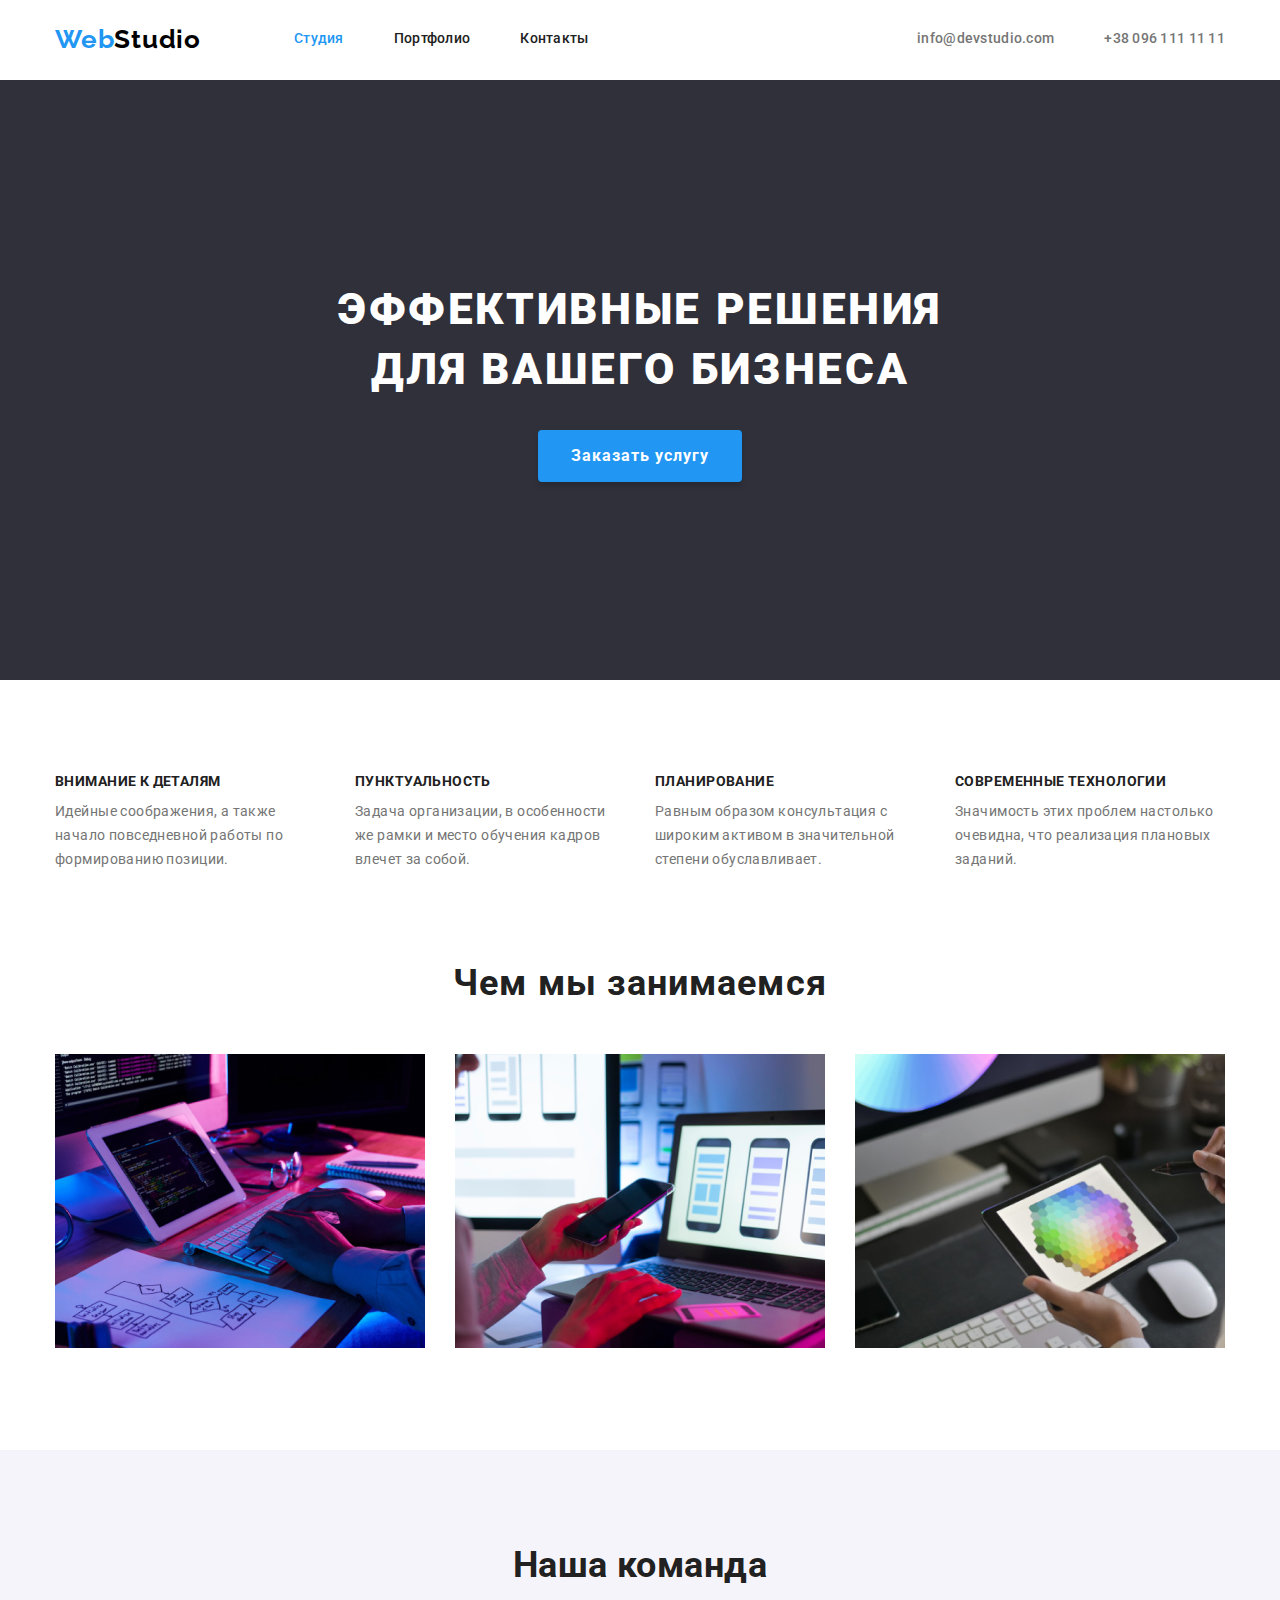
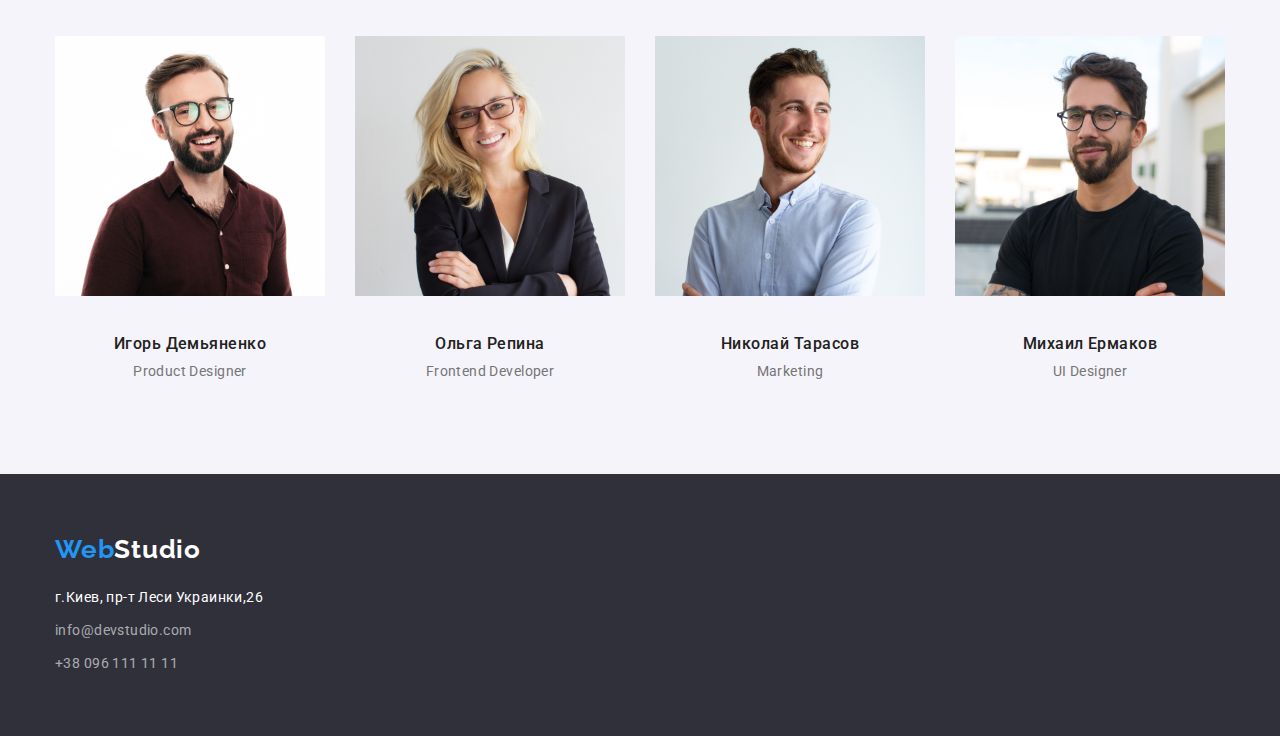
<file: index.html>
<!DOCTYPE html>
<html lang="ru">
  <head>
    <meta charset="UTF-8" />
    <meta name="viewport" content="width=device-width, initial-scale=1.0" />
    <title>Веб Студия</title>
    <link
      href="https://fonts.googleapis.com/css2?family=Raleway:wght@700&family=Roboto:wght@400;500;700&display=swap"
      rel="stylesheet"
    />
    <link
      rel="stylesheet"
      href="https://cdnjs.cloudflare.com/ajax/libs/modern-normalize/1.0.0/modern-normalize.min.css"
    />
    <link rel="stylesheet" href="./css/styles.css" />
  </head>
  <body>
    <header class="header">
      <div class="container main-header">
        <div class="nav-header">
        <nav class="nav-header">
          <a href="./" class="logo"><span class="accent">Web</span>Studio</a>

          <ul class="nav">
            <li class="item">
              <a href="./index.html" class="link current">Студия</a>
            </li>
            <li class="item">
              <a href="./portfolio.html" class="link">Портфолио</a>
            </li>
            <li class="item"><a href="" class="link">Контакты</a></li>
          </ul>
        </nav>
        <ul class="contact">
          <li class="item">
            <a href="mailto:info@devstudio.com" class="link"
              >info@devstudio.com
            </a>
          </li>
          <li class="item">
            <a href="tel:+380961111111" class="link">+38 096 111 11 11</a>
          </li>
        </ul>
        </div>
      </div>
    </header>

    <main>
      <section class="hero">
        <h1 class="hero-title">эффективные решения </br> для вашего бизнеса</h1>
        <a href="" class="button">Заказать услугу</a>
      </section>

      <section class="container">
        <!-- <h2>Преимущества</h2> -->
       
        <ul class="features">
          <li class="features-item">
            <h3 class="features-title">внимание к деталям</h3>
            <p>
              Идейные соображения, а также начало повседневной работы по
              формированию позиции.
            </p>
          </li>

          <li class="features-item">
            <h3 class="features-title">Пунктуальность</h3>
            <p>
              Задача организации, в особенности же рамки и место обучения кадров
              влечет за собой.
            </p>
          </li>
          <li class="features-item">
            <h3 class="features-title">Планирование</h3>
            <p>
              Равным образом консультация с широким активом в значительной
              степени обуславливает.
            </p>
          </li>
          <li class="features-item">
            <h3 class="features-title">Современные технологии</h3>
            <p>
              Значимость этих проблем настолько очевидна, что реализация
              плановых заданий.
            </p>
          </li>
        </ul>
        
      </section>

      <section class="activity">
        <h2>Чем мы занимаемся</h2>
        <div class="container">
        <ul class="activity-list">
          <li class="activity-item">
            <a href=""></a>
            <img
              src="./images/keyboard.png"
              alt="человек набирает текст на клавиатуре"
              width="370"
            />
          </li>
          <li class="activity-item">
            <a href=""></a>
            <img
              src="./images/phone.png"
              alt="человек держит смартфон в руках"
              width="370"
            />
          </li>
          <li class="activity-item">
            <a href=""></a>
            <img
              src="./images/tablet.png"
              alt="человек держит планшет в руках"
              width="370"
            />
          </li>
        </ul>
        </div>
      </section>

      <section class="team">
        <h2>Наша команда</h2>
        <div class="container">
        <ul class="team-list">
          <li class="team-item">
            
            <img
              src="./images/igor.png"
              alt="фото сотрудника компании"
              width="270"
            />
            <h3>Игорь Демьяненко</h3>
            <p>Product Designer</p>
          </li>
          <li class="team-item">
            
            <img
              src="./images/olga.png"
              alt="фото сотрудника компании"
              width="270"
            />
            <h3>Ольга Репина</h3>
            <p>Frontend Developer</p>
          </li>
          <li class="team-item">
            
            <img
              src="./images/nikola.png"
              alt="фото сотрудника компании"
              width="270"
            />
            <h3>Николай Тарасов</h3>
            <p>Marketing</p>
          </li>
          <li class="team-item">
            
            <img
              src="./images/mikhail.png"
              alt="фото сотрудника компании"
              width="270"
            />
            <h3>Михаил Ермаков</h3>
            <p>UI Designer</p>
          </li>
        </ul>
        </div>
      </section>
      
    </main>

    <footer class="footer">
      <div class="container">
      <div class="footer-section">
      <a href="./" class="logo"><span class="accent">Web</span>Studio</a>
      <address class="footer-address">г.Киев, пр-т Леси Украинки,26</address>
      <ul class="footer-list">
        <li class="footer-link">
          <a href="mailto:info@devstudio.com" class="link"
            >info@devstudio.com
          </a>
        </li>
        <li class="footer-link">
          <a href="tel:+380961111111" class="link">+38 096 111 11 11</a>
        </li>
      </ul>
      </div>
      </div>
    </footer>
  </body>
</html>
</file>
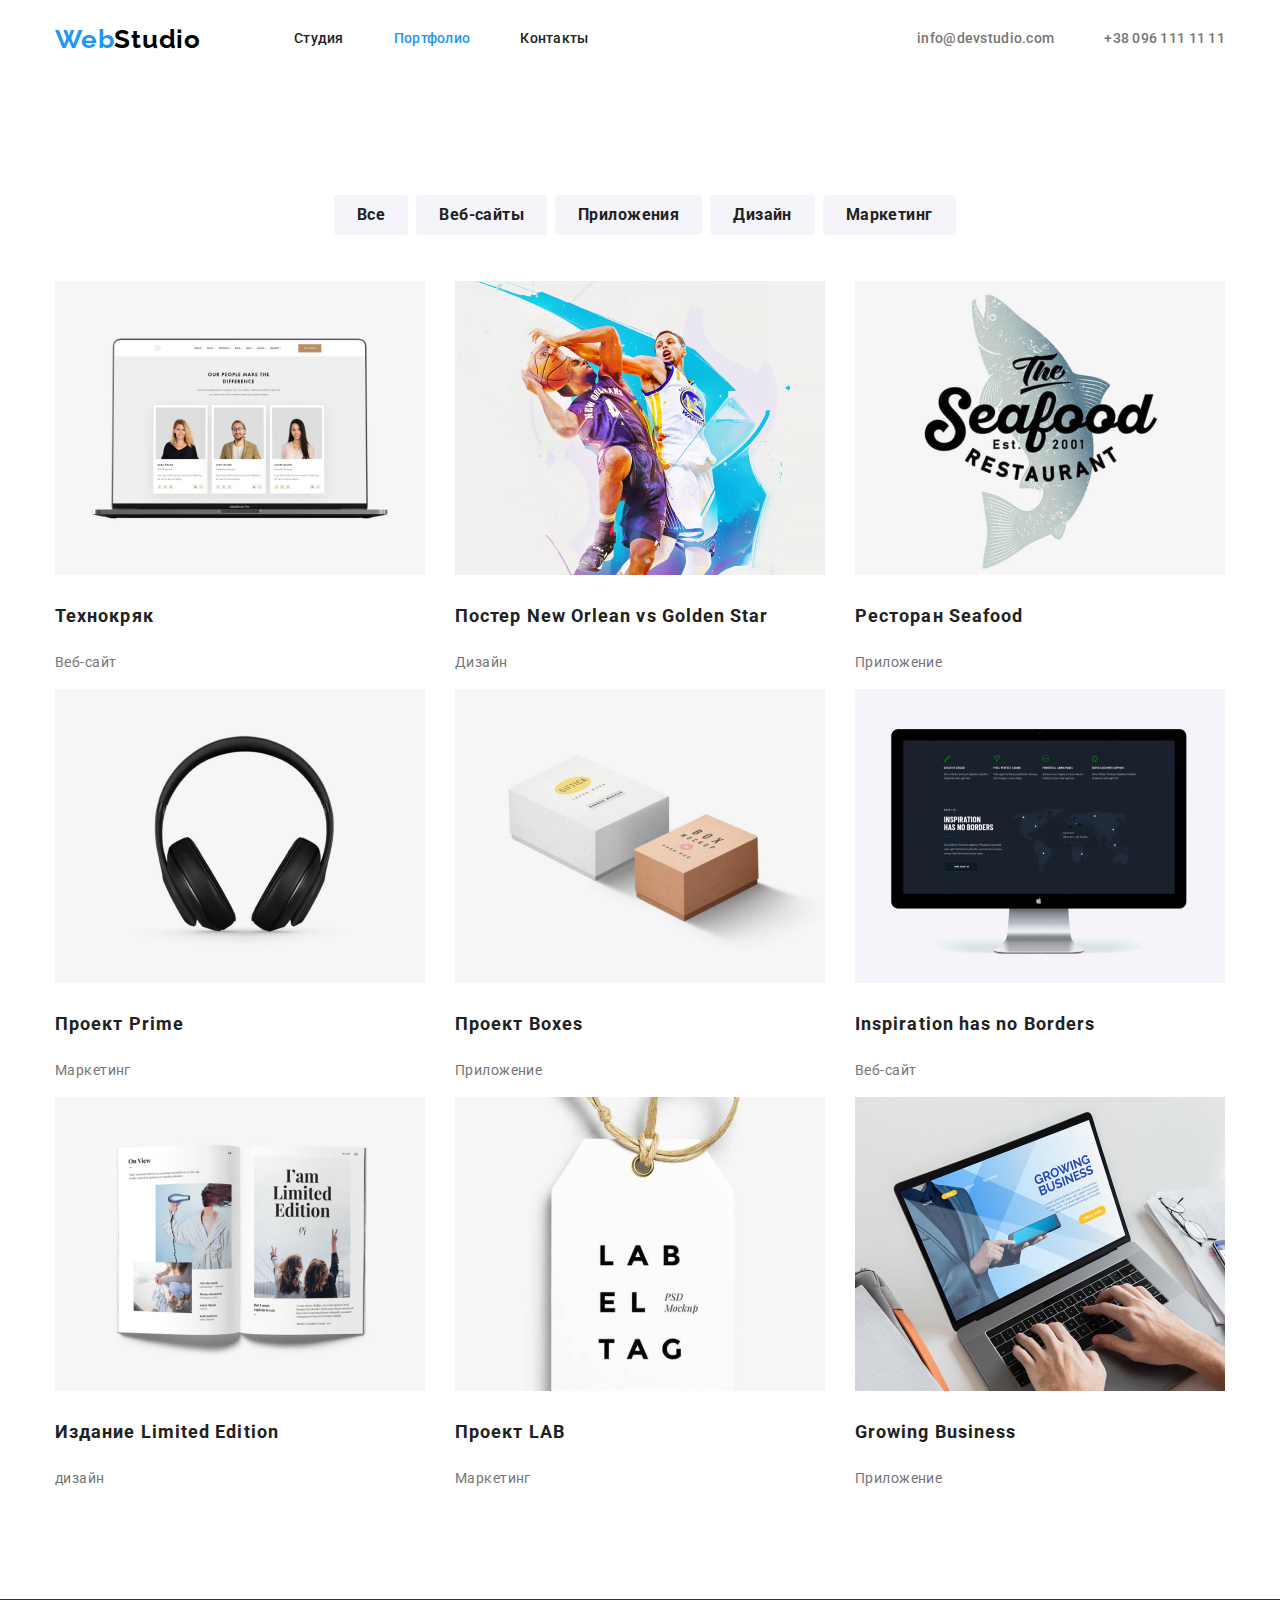
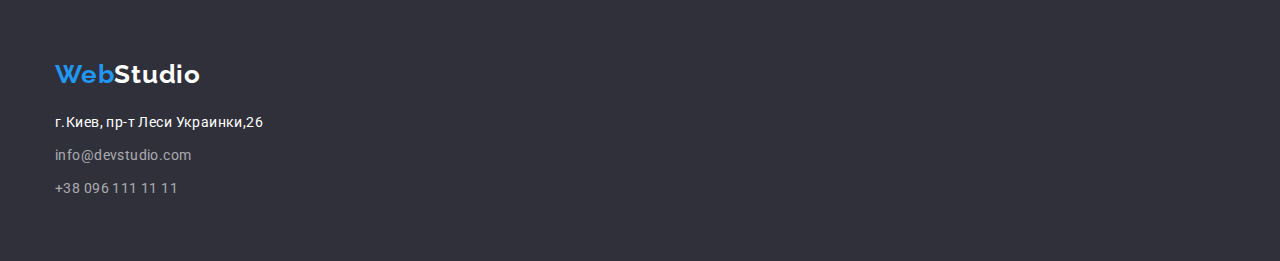
<file: portfolio.html>
<!DOCTYPE html>
<html lang="ru">
  <head>
    <meta charset="UTF-8" />
    <meta name="viewport" content="width=device-width, initial-scale=1.0" />
    <title>Портфолио</title>
    <link
      href="https://fonts.googleapis.com/css2?family=Raleway:wght@700&family=Roboto:wght@400;500;700&display=swap"
      rel="stylesheet"
    />
    <link
      rel="stylesheet"
      href="https://cdnjs.cloudflare.com/ajax/libs/modern-normalize/1.0.0/modern-normalize.min.css"
    />
    <link rel="stylesheet" href="./css/styles.css" />
  </head>
  <body>
    <header>
      <div class="container main-header">
        <div class="nav-header">
          <nav class="nav-header">
            <a href="./" class="logo"><span class="accent">Web</span>Studio</a>

            <ul class="nav">
              <li class="item">
                <a href="./index.html" class="link">Студия</a>
              </li>
              <li class="item">
                <a href="./portfolio.html" class="link current">Портфолио</a>
              </li>
              <li class="item"><a href="" class="link">Контакты</a></li>
            </ul>
          </nav>
          <ul class="contact">
            <li class="item">
              <a href="mailto:info@devstudio.com" class="link"
                >info@devstudio.com
              </a>
            </li>
            <li class="item">
              <a href="tel:+380961111111" class="link">+38 096 111 11 11</a>
            </li>
          </ul>
        </div>
      </div>
    </header>

    <main>
      <section class="examples">
        <!-- <h1>Наши услуги</h1> -->
        <div class="container">
          <ul class="filter">
            <li class="box">Все</li>
            <li class="box">Веб-сайты</li>
            <li class="box">Приложения</li>
            <li class="box">Дизайн</li>
            <li class="box">Маркетинг</li>
          </ul>
        </div>

        <div class="container">
          <ul class="filter-items">
            <li class="filter-project">
              <img src="./img-portfolio/tehno.jpg" alt="открытый ноутбук" />
              <h2 class="examples-title">Технокряк</h2>
              <p>Веб-сайт</p>
            </li>
            <li class="filter-project">
              <img
                src="./img-portfolio/neworl.jpg"
                alt="два человека играют в баскетбол"
              />
              <h2 class="examples-title">Постер New Orlean vs Golden Star</h2>
              <p>Дизайн</p>
            </li>
            <li class="filter-project">
              <img
                src="./img-portfolio/seafood.jpg"
                alt="логотип рыбного ресторана"
              />
              <h2 class="examples-title">Ресторан Seafood</h2>
              <p>Приложение</p>
            </li>
            <li class="filter-project">
              <img src="./img-portfolio/headphones.jpg" alt="наушники" />
              <h2 class="examples-title">Проект Prime</h2>
              <p>Маркетинг</p>
            </li>
            <li class="filter-project">
              <img src="./img-portfolio/box.jpg" alt="фото двух коробок" />
              <h2 class="examples-title">Проект Boxes</h2>
              <p>Приложение</p>
            </li>
            <li class="filter-project">
              <img src="./img-portfolio/screen.jpg" alt="Монитор" />
              <h2 class="examples-title">Inspiration has no Borders</h2>
              <p>Веб-сайт</p>
            </li>
            <li class="filter-project">
              <img src="./img-portfolio/magazine.jpg" alt="открытый журнал" />
              <h2 class="examples-title">Издание Limited Edition</h2>
              <p>дизайн</p>
            </li>
            <li class="filter-project">
              <img src="./img-portfolio/label.jpg" alt="фото лейбла" />
              <h2 class="examples-title">Проект LAB</h2>
              <p>Маркетинг</p>
            </li>
            <li class="filter-project">
              <img src="./img-portfolio/laptop.jpg" alt="ноутбук" />
              <h2 class="examples-title">Growing Business</h2>
              <p>Приложение</p>
            </li>
          </ul>
        </div>
      </section>
    </main>

    <footer class="footer">
      <div class="container">
        <div class="footer-section">
          <a href="./" class="logo"><span class="accent">Web</span>Studio</a>
          <address class="footer-address">
            г.Киев, пр-т Леси Украинки,26
          </address>
          <ul class="footer-list">
            <li class="footer-link">
              <a href="mailto:info@devstudio.com" class="link"
                >info@devstudio.com
              </a>
            </li>
            <li class="footer-link">
              <a href="tel:+380961111111" class="link">+38 096 111 11 11</a>
            </li>
          </ul>
        </div>
      </div>
    </footer>
  </body>
</html>
</file>
<file: css/styles.css>
:root {
  --primary-text-color: #757575;
  --title-text-color: #212121;
  --accent-color: #2196f3;
  --additional-color: #000000;
  --background-color-body: #ffffff;
}

/* HEADER */

.header {
  height: 80px;
}

.logo {
  color: var(--additional-color);

  font-family: Raleway, sans-serif;
  font-weight: 700;
  font-size: 26px;
  line-height: 1.19;
  text-decoration: none;
  letter-spacing: 0.03em;
}

.accent {
  color: var(--accent-color);
}

.nav .link {
  color: var(--title-text-color);
  font-family: Roboto, sans-serif;
  font-weight: 500;
  font-size: 14px;
  line-height: 1.14;
  letter-spacing: 0.02em;
  text-decoration: none;

  display: block;
}

.nav .link.current {
  color: var(--accent-color);
}
.nav .link:hover,
.nav .link:focus {
  color: var(--accent-color);
}
.contact .link {
  color: var(--primary-text-color);
  font-family: Roboto, sans-serif;
  font-weight: 500;
  font-size: 14px;
  line-height: 1.14;
  letter-spacing: 0.02em;
  text-decoration: none;

  display: block;
}

.contact .link:hover,
.contact .link:focus {
  color: var(--accent-color);
}

/* Контейнеры */

.nav,
.contact {
  margin: 0;
  padding: 0;
}
.container {
  width: 1200px;
  margin-left: auto;
  margin-right: auto;

  padding-right: 15px;
  padding-left: 15px;
}

.nav {
  display: flex;
  margin-left: 93px;
}

.nav .item:not(:last-child),
.contact .item:not(:last-child) {
  margin-right: 50px;
}

.contact {
  display: flex;
  margin-left: auto;
}

.main-header {
  padding-bottom: 26px;
  padding-top: 24px;
}

.nav-header {
  display: flex;
  align-items: center;
}

/* BODY */
body {
  background-color: var(--background-color-body);
  color: var(--primary-text-color);

  font-family: Roboto, sans-serif;
  font-size: 14px;
  line-height: 1.71;
  letter-spacing: 0.03em;
}

ul {
  list-style: none;
}

/* hero */

.hero {
  text-align: center;
  background-color: #2f303a;

  height: 600px;
}
.hero-title {
  color: var(--background-color-body);

  font-weight: 900;
  font-size: 44px;
  line-height: 1.36;

  letter-spacing: 0.06em;
  text-transform: uppercase;
  margin-top: 0;
  margin-bottom: 30px;
  padding-top: 200px;
}

.button {
  color: var(--background-color-body);
  font-weight: 700;
  font-size: 16px;
  line-height: 1.87;

  display: inline-block;
  border: 1px solid transparent;

  border-radius: 4px;
  padding: 10px 32px;
  min-width: 200px;
  letter-spacing: 0.06em;
  background: #2196f3;
  box-shadow: 0px 4px 4px rgba(0, 0, 0, 0.15);

  text-decoration: none;
}

/* section features */

.features .features-title {
  color: var(--title-text-color);

  font-weight: 700;
  font-size: 14px;
  line-height: 1.14;
  letter-spacing: 0.03em;
  text-transform: uppercase;
  margin-top: 0;
  margin-bottom: 10px;
}

.features {
  display: flex;
  height: 101px;
  margin: 0;
  padding-top: 94px;
  padding-bottom: 94px;
  padding-left: 0;
}

.features-item:not(:last-child) {
  margin-right: 30px;
}
.features-item {
  width: 270px;
}

.features-item p {
  margin: 0;
}
/* чем мы занимаемся */

.activity h2 {
  color: var(--title-text-color);

  font-weight: 700;
  font-size: 36px;
  line-height: 1.17;
  text-align: center;
  letter-spacing: 0.03em;
  margin: 0;
  padding-top: 94px;
}
.activity-list {
  display: flex;
  margin-top: 50px;
  margin-bottom: 0;
  padding-left: 0;
  padding-bottom: 94px;
}
.activity-item {
  width: 370px;
}

.activity-item:not(:last-child) {
  margin-right: 30px;
}

/* our team */

.team {
  background-color: #f5f4fa;
}

.team-list {
  display: flex;
  margin: 0;
  padding: 0;
  padding-bottom: 94px;
}
.team-item:not(:last-child) {
  margin-right: 30px;
}

.team h2 {
  color: var(--title-text-color);

  font-size: 36px;
  line-height: 1.17;
  text-align: center;
  margin-bottom: 50px;
  margin-top: 0;
  padding-top: 94px;
}

.team .team-list p {
  line-height: 1.19;
  text-align: center;
}

.team-list h3 {
  color: var(--title-text-color);

  font-weight: 500;
  font-size: 16px;
  line-height: 1.19;
  text-align: center;
  letter-spacing: 0.03em;
  margin-top: 30px;
  margin-bottom: 10px;
}

.team-item p {
  margin: 0;
}

/* footer */

.footer {
  background-color: #2f303a;
}

.footer .logo {
  color: var(--background-color-body);
}

.footer-address {
  color: var(--background-color-body);
  margin-top: 20px;
  margin-bottom: 9px;
  text-decoration: none;
  font-style: normal;
}

.footer-list .link {
  color: rgba(255, 255, 255, 0.6);
}

.footer-list {
  margin: 0;
  padding: 0;
}

.footer-section {
  padding-top: 60px;
  padding-bottom: 60px;
}

.footer-link:not(:last-child) {
  margin-bottom: 9px;
}

.footer-link .link {
  text-decoration-line: none;
}
/* portfolio */

.filter {
  color: var(--title-text-color);

  font-weight: 500;
  font-size: 16px;
  line-height: 1.62;
  text-align: center;
  display: flex;
  width: 1200px;

  padding-left: 279px;
  padding-right: 280px;
  padding-top: 98px;
  margin-bottom: 46px;
}
.filter .box:hover {
  color: var(--background-color-body);
  background: var(--accent-color);
}

.examples .examples-title {
  color: var(--title-text-color);
  font-size: 18px;

  line-height: 2;
  letter-spacing: 0.06em;
}

.examples p {
  line-height: 1.87;
}

.examples {
  padding-bottom: 94px;
}

.box {
  display: inline-block;
  border-radius: 4px;
  min-width: 73px;
  background-color: #f5f4fa;

  font-weight: 700;
  font-size: 16px;
  line-height: 1.62;

  border: 1px solid transparent;
  padding: 6px 22px;
}

.filter .box:not(:last-child) {
  margin-right: 8px;
}

.filter-items {
  display: flex;
  flex-wrap: wrap;
  margin: 0;
  padding: 0;
}

.filter-project {
  margin-right: 30px;
}

.filter-project:nth-child(3n + 3) {
  margin: 0;
}
</file>
